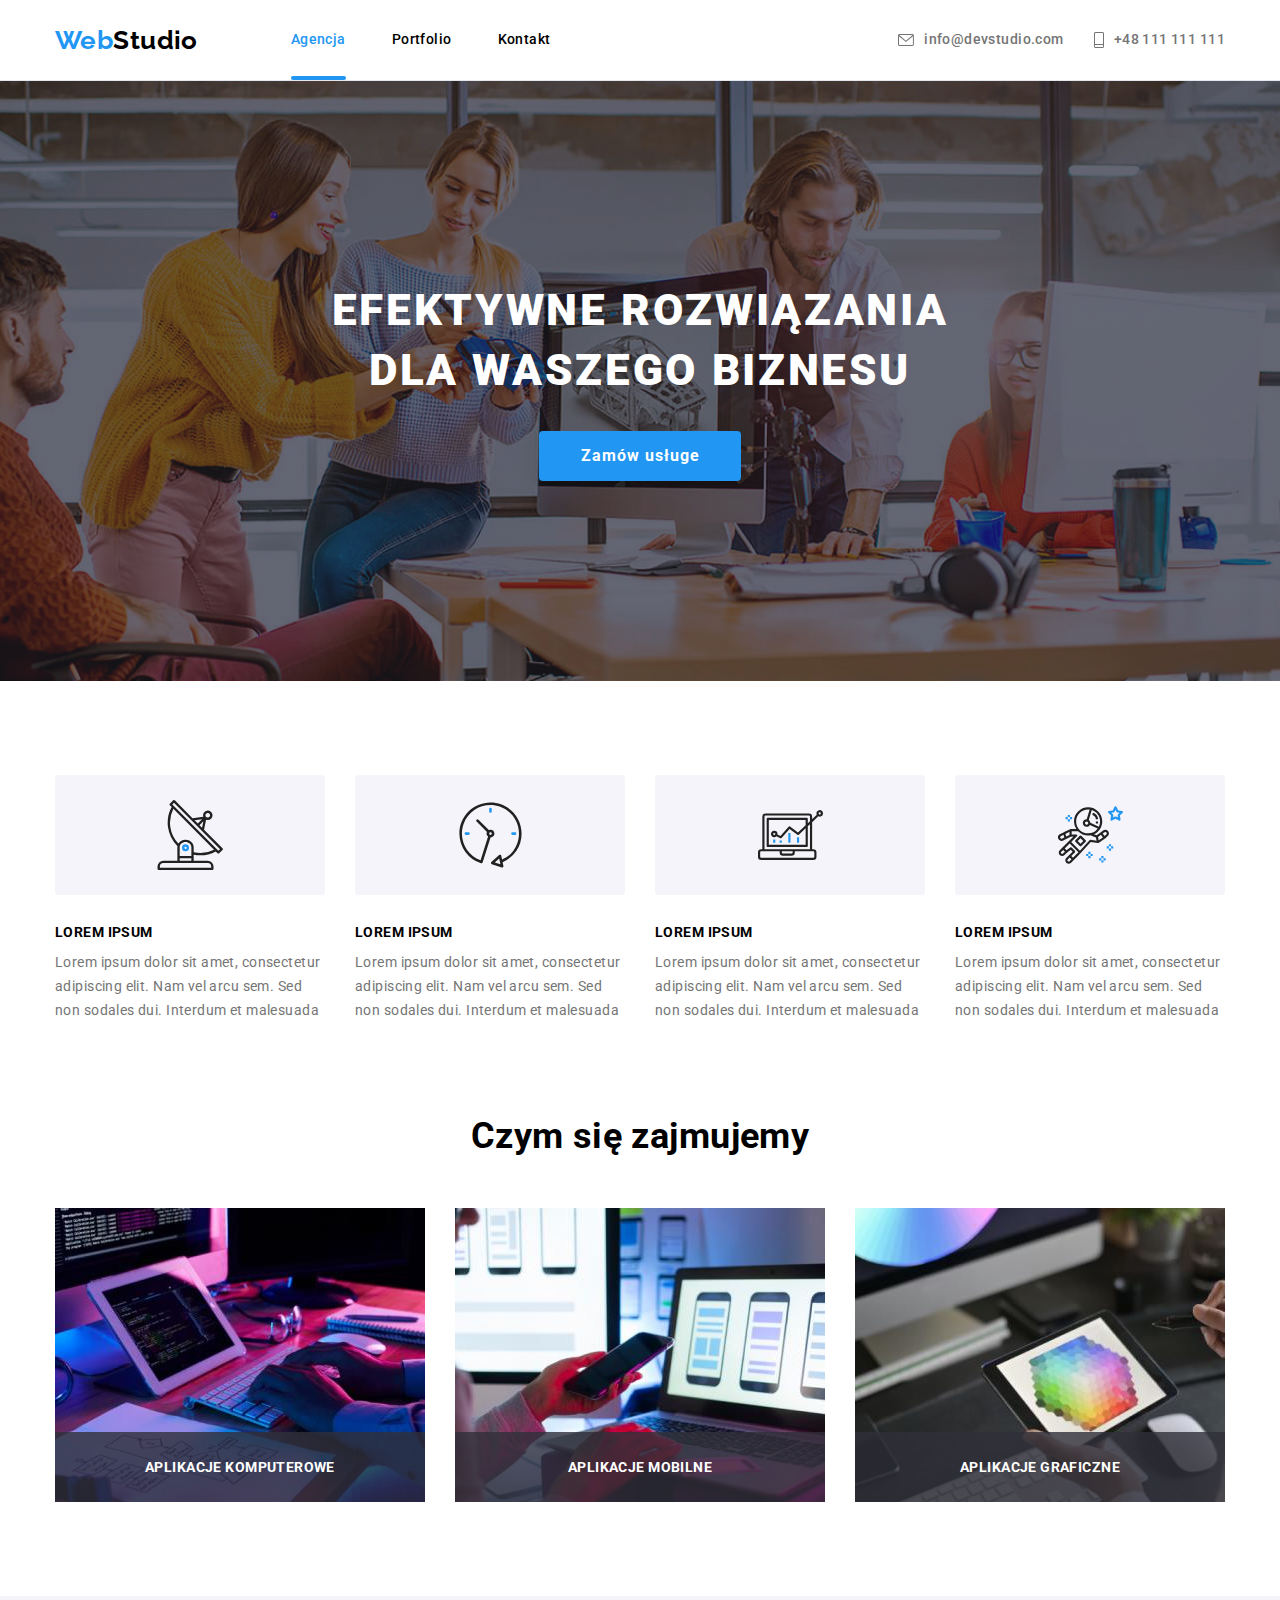
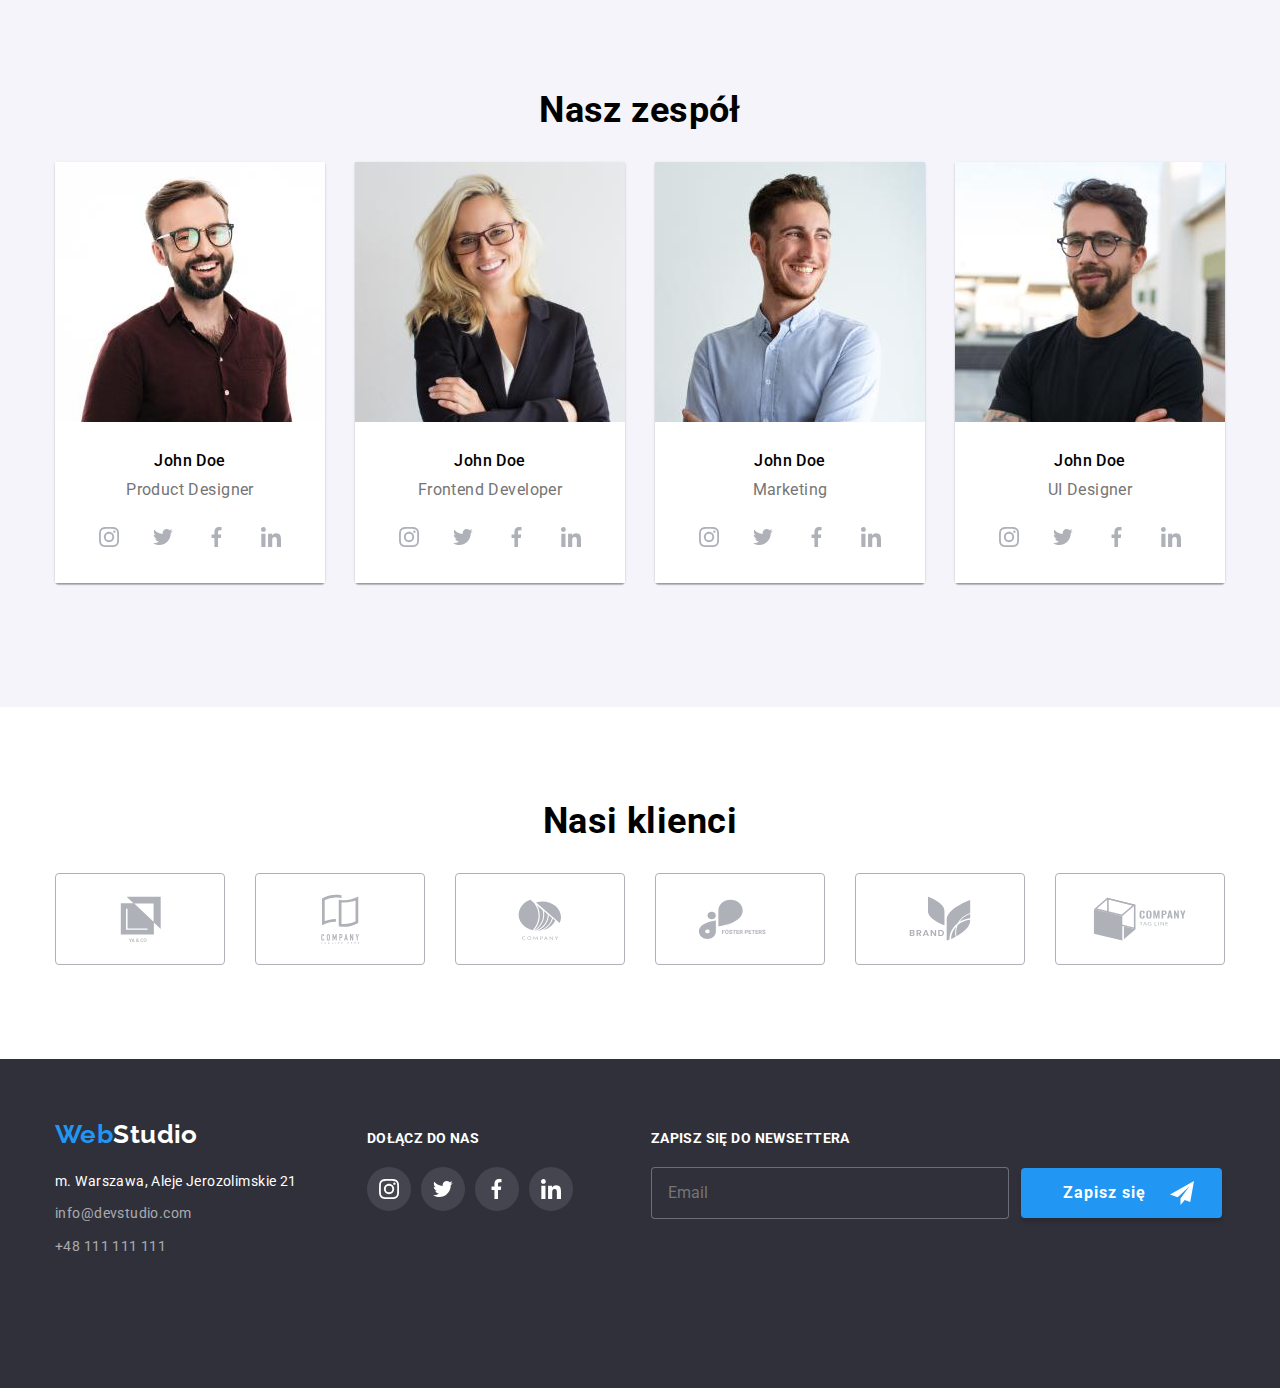
<file: index.html>
<!DOCTYPE html>
<html lang="en">
    <head>
        <meta charset="UTF-8" />
        <meta http-equiv="X-UA-Compatible" content="IE=edge" />
        <meta name="viewport" content="width=device-width, initial-scale=1.0" />
        <title>WebStudio</title>
        <link
            rel="stylesheet"
            href="https://cdnjs.cloudflare.com/ajax/libs/modern-normalize/1.0.0/modern-normalize.min.css"
        />
        <link rel="stylesheet" href="./css/main.min.css" />
        <link rel="preconnect" href="https://fonts.googleapis.com" />
        <link rel="preconnect" href="https://fonts.gstatic.com" crossorigin />
        <link
            href="https://fonts.googleapis.com/css2?family=Raleway:wght@700&family=Roboto:wght@400;500;700;900&display=swap"
            rel="stylesheet"
        />
        <meta name="viewport" content="width=device-width, initial-scale=1.0" />
    </head>
    <body>
        <header>
            <section class="page-menu">
                <div class="container">
                    <ul class="logo-grid">
                        <li class="logo-grid__item">
                            <a class="logo-grid__link" href="index.html"
                                ><span class="logo-grid__text">Web</span>Studio</a
                            >
                            <nav class="nav">
                                <button type="button" class="nav__btn js-open-menu">
                                    <svg class="icon nav__icon" height="40" width="40">
                                        <use href="./images/icons.svg#menu"></use>
                                    </svg>
                                </button>
                                <ul class="nav-grid">
                                    <li class="nav-grid__item">
                                        <a class="nav-grid__link active" href="index.html"
                                            >Agencja</a
                                        >
                                    </li>
                                    <li class="nav-grid__item">
                                        <a class="nav-grid__link" href="portfolio.html"
                                            >Portfolio</a
                                        >
                                    </li>
                                    <li class="nav-grid__item">
                                        <a class="nav-grid__link" href="#">Kontakt</a>
                                    </li>
                                </ul>
                            </nav>
                        </li>
                        <li class="logo-grid__item">
                            <ul class="contacts">
                                <li class="contacts__item">
                                    <a class="contacts__link" href="mailto:info@devstudio.com">
                                        <svg class="icon contacts__icon" width="16" height="12">
                                            <use href="./images/icons.svg#message"></use>
                                        </svg>

                                        info@devstudio.com</a
                                    >
                                </li>
                                <li class="contacts__item">
                                    <a class="contacts__link" href="tel:+48111111111">
                                        <svg class="icon contacts__icon" width="10" height="16">
                                            <use href="./images/icons.svg#phone"></use>
                                        </svg>
                                        +48 111 111 111</a
                                    >
                                </li>
                            </ul>
                        </li>
                    </ul>
                </div>
            </section>
        </header>
        <main>
            <section class="page-baner">
                <div class="container page-baner__container">
                    <h1 class="page-baner__title">EFEKTYWNE ROZWIĄZANIA DLA WASZEGO BIZNESU</h1>
                    <button data-modal-open type="button" class="page-baner__btn">
                        Zamów usługe
                    </button>
                </div>
            </section>
            <section class="description">
                <div class="container description__box">
                    <ul class="description__grid">
                        <li class="description__item">
                            <div class="description__container">
                                <svg class="icon description__icon" width="70" height="70">
                                    <use href="./images/icons.svg#antenna"></use>
                                </svg>
                            </div>
                            <h3 class="description__title">LOREM IPSUM</h3>
                            <p class="description__text">
                                Lorem ipsum dolor sit amet, consectetur adipiscing elit. Nam vel
                                arcu sem. Sed non sodales dui. Interdum et malesuada
                            </p>
                        </li>
                        <li class="description__item">
                            <div class="description__container">
                                <svg class="icon descriprion_icon" width="65" height="70">
                                    <use href="./images/icons.svg#clock"></use>
                                </svg>
                            </div>
                            <h3 class="description__title">LOREM IPSUM</h3>
                            <p class="description__text">
                                Lorem ipsum dolor sit amet, consectetur adipiscing elit. Nam vel
                                arcu sem. Sed non sodales dui. Interdum et malesuada
                            </p>
                        </li>
                        <li class="description__item">
                            <div class="description__container">
                                <svg class="icon description__icon" width="65" height="70">
                                    <use href="./images/icons.svg#diagram"></use>
                                </svg>
                            </div>
                            <h3 class="description__title">LOREM IPSUM</h3>
                            <p class="description__text">
                                Lorem ipsum dolor sit amet, consectetur adipiscing elit. Nam vel
                                arcu sem. Sed non sodales dui. Interdum et malesuada
                            </p>
                        </li>
                        <li class="description__item">
                            <div class="description__container">
                                <svg class="icon description__icon" width="65" height="70">
                                    <use href="./images/icons.svg#astronaut"></use>
                                </svg>
                            </div>
                            <h3 class="description__title">LOREM IPSUM</h3>
                            <p class="description__text">
                                Lorem ipsum dolor sit amet, consectetur adipiscing elit. Nam vel
                                arcu sem. Sed non sodales dui. Interdum et malesuada
                            </p>
                        </li>
                    </ul>
                </div>
                <div class="job">
                    <div class="container">
                        <h2 class="job__title">Czym się zajmujemy</h2>
                        <ul class="job__grid">
                            <li class="job__item">
                                <figure class="job__image-container">
                                    <div class="job__label">aplikacje komputerowe</div>

                                    <img
                                        class="job_image"
                                        src="./images/img1.jpg"
                                        alt="programer working his desk office"
                                        width="370"
                                        height="294"
                                        srcset="./images/img1.jpg 1x, ./images/img1@2x.jpg 2x"
                                    />
                                </figure>
                            </li>
                            <li class="job__item">
                                <figure class="job__image-container">
                                    <div class="job__label">aplikacje Mobilne</div>

                                    <img
                                        class="job__image"
                                        src="./images/img2.jpg"
                                        alt="web ui designers are developing application smartphones team creators is working interface mobile phones"
                                        width="370"
                                        height="294"
                                        srcset="./images/img2.jpg 1x, ./images/img2@2x.jpg 2x"
                                    />
                                </figure>
                            </li>
                            <li class="job__item">
                                <figure class="job__image-container">
                                    <div class="job__label">aplikacje graficzne</div>
                                    <img
                                        class="job__image"
                                        src="./images/img3.jpg"
                                        alt="creative artist web design with working colour selection graphic tablet"
                                        width="370"
                                        height="294"
                                        srcset="./images/img3.jpg 1x, ./images/img3@2x.jpg 2x"
                                    />
                                </figure>
                            </li>
                        </ul>
                    </div>
                </div>
            </section>
            <section class="team">
                <div class="container">
                    <h2 class="team__title">Nasz zespół</h2>
                    <ul class="team__grid">
                        <li class="team__item">
                            <figure class="team__image-container">
                                <picture>
                                    <source
                                        srcset="
                                            ./images/tablet/productdesigner.jpg    1x,
                                            ./images/tablet/productdesigner@2x.jpg 2x
                                        "
                                        media="(min-width:768px) and (max-width:1199px)"
                                    />
                                    <source
                                        srcset="
                                            ./images/mobile/productdesigner.jpg    1x,
                                            ./images/mobile/productdesigner@2x.jpg 2x
                                        "
                                        media="(max-width:767px)"
                                    />
                                    <source
                                        srcset="
                                            ./images/productdesigner.jpg    1x,
                                            ./images/productdesigner@2x.jpg 2x
                                        "
                                        media="(min-width:1200px)"
                                    />
                                    <img
                                        class="team__image"
                                        src="./images/productdesigner.jpg"
                                        alt="Jonh Doe"
                                    />
                                </picture>
                                <figcaption class="team__image-label">
                                    <p class="team__image-name">John Doe</p>
                                    <p class="team__image-title">Product Designer</p>
                                    <ul class="team-media">
                                        <li class="team-media__item">
                                            <a
                                                class="team-media__link"
                                                href="https://www.instagram.com/"
                                            >
                                                <svg
                                                    class="icon team-media__icon"
                                                    width="20"
                                                    height="20"
                                                >
                                                    <use href="./images/icons.svg#instagram"></use>
                                                </svg>
                                            </a>
                                        </li>
                                        <li class="team-media__item">
                                            <a
                                                class="team-media__link"
                                                href="https://www.twitter.com/"
                                            >
                                                <svg
                                                    class="icon team-media__icon"
                                                    width="20"
                                                    height="20"
                                                >
                                                    <use href="./images/icons.svg#twitter"></use>
                                                </svg>
                                            </a>
                                        </li>
                                        <li class="team-media__item">
                                            <a
                                                class="team-media__link"
                                                href="https://www.facebook.com/"
                                            >
                                                <svg
                                                    class="icon team-media__icon"
                                                    width="20"
                                                    height="20"
                                                >
                                                    <use href="./images/icons.svg#facebook"></use>
                                                </svg>
                                            </a>
                                        </li>

                                        <li class="team-media__item">
                                            <a
                                                class="team-media__link"
                                                href="https://pl.linkedin.com/"
                                            >
                                                <svg
                                                    class="icon team-media__icon"
                                                    width="20"
                                                    height="20"
                                                >
                                                    <use href="./images/icons.svg#linkedin"></use>
                                                </svg>
                                            </a>
                                        </li>
                                    </ul>
                                </figcaption>
                            </figure>
                        </li>
                        <li class="team__item">
                            <figure class="team__image-container">
                                <picture>
                                    <source
                                        srcset="
                                            ./images/tablet/frontend.jpg    1x,
                                            ./images/tablet/frontend@2x.jpg 2x
                                        "
                                        media="(min-width:768px) and (max-width:1199px)"
                                    />
                                    <source
                                        srcset="
                                            ./images/mobile/frontend.jpg    1x,
                                            ./images/mobile/frontend@2x.jpg 2x
                                        "
                                        media="(max-width:767px)"
                                    />
                                    <source
                                        srcset="
                                            ./images/frontend.jpg    1x,
                                            ./images/frontend@2x.jpg 2x
                                        "
                                        media="(min-width:1200px)"
                                    />
                                    <img
                                        class="team__image"
                                        src="./images/frontend.jpg"
                                        alt="Jonh Doe"
                                    />
                                </picture>
                                <figcaption class="team__image-label">
                                    <p class="team__image-name">John Doe</p>
                                    <p class="team__image-title">Frontend Developer</p>
                                    <ul class="team-media">
                                        <li class="team-media__item">
                                            <a
                                                class="team-media__link"
                                                href="https://www.instagram.com/"
                                            >
                                                <svg
                                                    class="icon team-media__icon"
                                                    width="20"
                                                    height="20"
                                                >
                                                    <use href="./images/icons.svg#instagram"></use>
                                                </svg>
                                            </a>
                                        </li>
                                        <li class="team-media__item">
                                            <a
                                                class="team-media__link"
                                                href="https://www.twitter.com/"
                                            >
                                                <svg
                                                    class="icon team-media__icon"
                                                    width="20"
                                                    height="20"
                                                >
                                                    <use href="./images/icons.svg#twitter"></use>
                                                </svg>
                                            </a>
                                        </li>
                                        <li class="team-media__item">
                                            <a
                                                class="team-media__link"
                                                href="https://www.facebook.com/"
                                            >
                                                <svg
                                                    class="icon team-media__icon"
                                                    width="20"
                                                    height="20"
                                                >
                                                    <use href="./images/icons.svg#facebook"></use>
                                                </svg>
                                            </a>
                                        </li>

                                        <li class="team-media__item">
                                            <a
                                                class="team-media__link"
                                                href="https://pl.linkedin.com/"
                                            >
                                                <svg
                                                    class="icon team-media__icon"
                                                    width="20"
                                                    height="20"
                                                >
                                                    <use href="./images/icons.svg#linkedin"></use>
                                                </svg>
                                            </a>
                                        </li>
                                    </ul>
                                </figcaption>
                            </figure>
                        </li>
                        <li class="team__item">
                            <figure class="team__image-container">
                                <picture>
                                    <source
                                        srcset="
                                            ./images/tablet/marketing.jpg    1x,
                                            ./images/tablet/marketing@2x.jpg 2x
                                        "
                                        media="(min-width:768px) and (max-width:1199px)"
                                    />
                                    <source
                                        srcset="
                                            ./images/mobile/marketing.jpg    1x,
                                            ./images/mobile/marketing@2x.jpg 2x
                                        "
                                        media="(max-width:767px)"
                                    />
                                    <source
                                        srcset="
                                            ./images/marketing.jpg    1x,
                                            ./images/marketing@2x.jpg 2x
                                        "
                                        media="(min-width:1200px)"
                                    />
                                    <img
                                        class="team__image"
                                        src="./images/marketing.jpg"
                                        alt="Jonh Doe"
                                    />
                                </picture>
                                <figcaption class="team__image-label">
                                    <p class="team__image-name">John Doe</p>
                                    <p class="team__image-title">Marketing</p>
                                    <ul class="team-media">
                                        <li class="team-media__item">
                                            <a
                                                class="team-media__link"
                                                href="https://www.instagram.com/"
                                            >
                                                <svg
                                                    class="icon team-media__icon"
                                                    width="20"
                                                    height="20"
                                                >
                                                    <use href="./images/icons.svg#instagram"></use>
                                                </svg>
                                            </a>
                                        </li>
                                        <li class="team-media__item">
                                            <a
                                                class="team-media__link"
                                                href="https://www.twitter.com/"
                                            >
                                                <svg
                                                    class="icon team-media__icon"
                                                    width="20"
                                                    height="20"
                                                >
                                                    <use href="./images/icons.svg#twitter"></use>
                                                </svg>
                                            </a>
                                        </li>
                                        <li class="team-media__item">
                                            <a
                                                class="team-media__link"
                                                href="https://www.facebook.com/"
                                            >
                                                <svg
                                                    class="icon team-media__icon"
                                                    width="20"
                                                    height="20"
                                                >
                                                    <use href="./images/icons.svg#facebook"></use>
                                                </svg>
                                            </a>
                                        </li>

                                        <li class="team-media__item">
                                            <a
                                                class="team-media__link"
                                                href="https://pl.linkedin.com/"
                                            >
                                                <svg
                                                    class="icon team-media__icon"
                                                    width="20"
                                                    height="20"
                                                >
                                                    <use href="./images/icons.svg#linkedin"></use>
                                                </svg>
                                            </a>
                                        </li>
                                    </ul>
                                </figcaption>
                            </figure>
                        </li>
                        <li class="team__item">
                            <figure class="team__image-container">
                                <picture>
                                    <source
                                        srcset="
                                            ./images/tablet/ui.jpg    1x,
                                            ./images/tablet/ui@2x.jpg 2x
                                        "
                                        media="(min-width:768px) and (max-width:1199px)"
                                    />
                                    <source
                                        srcset="
                                            ./images/mobile/ui.jpg    1x,
                                            ./images/mobile/ui@2x.jpg 2x
                                        "
                                        media="(max-width:767px)"
                                    />
                                    <source
                                        srcset="./images/ui.jpg 1x, ./images/ui@2x.jpg 2x"
                                        media="(min-width:1200px)"
                                    />
                                    <img class="team__image" src="./images/ui.jpg" alt="Jonh Doe" />
                                </picture>
                                <figcaption class="team__image-label">
                                    <p class="team__image-name">John Doe</p>
                                    <p class="team__image-title">UI Designer</p>
                                    <ul class="team-media">
                                        <li class="team-media__item">
                                            <a
                                                class="team-media__link"
                                                href="https://www.instagram.com/"
                                            >
                                                <svg
                                                    class="icon team-media__icon"
                                                    width="20"
                                                    height="20"
                                                >
                                                    <use href="./images/icons.svg#instagram"></use>
                                                </svg>
                                            </a>
                                        </li>
                                        <li class="team-media__item">
                                            <a
                                                class="team-media__link"
                                                href="https://www.twitter.com/"
                                            >
                                                <svg
                                                    class="icon team-media__icon"
                                                    width="20"
                                                    height="20"
                                                >
                                                    <use href="./images/icons.svg#twitter"></use>
                                                </svg>
                                            </a>
                                        </li>
                                        <li class="team-media__item">
                                            <a
                                                class="team-media__link"
                                                href="https://www.facebook.com/"
                                            >
                                                <svg
                                                    class="icon team-media__icon"
                                                    width="20"
                                                    height="20"
                                                >
                                                    <use href="./images/icons.svg#facebook"></use>
                                                </svg>
                                            </a>
                                        </li>

                                        <li class="team-media__item">
                                            <a
                                                class="team-media__link"
                                                href="https://pl.linkedin.com/"
                                            >
                                                <svg
                                                    class="icon team-media__icon"
                                                    width="20"
                                                    height="20"
                                                >
                                                    <use href="./images/icons.svg#linkedin"></use>
                                                </svg>
                                            </a>
                                        </li>
                                    </ul>
                                </figcaption>
                            </figure>
                        </li>
                    </ul>
                </div>
            </section>
            <section class="client">
                <h2 class="client__title">Nasi klienci</h2>
                <div class="container">
                    <ul class="client__grid">
                        <li class="client__item">
                            <svg class="icon client__icon" width="41" height="46.7">
                                <use href="./images/icons.svg#c1"></use>
                            </svg>
                        </li>
                        <li class="client__item">
                            <svg class="icon client__icon" width="40" height="50">
                                <use href="./images/icons.svg#c2"></use>
                            </svg>
                        </li>
                        <li class="client__item">
                            <svg class="icon client__icon" width="43.46" height="41.18">
                                <use href="./images/icons.svg#c3"></use>
                            </svg>
                        </li>
                        <li class="client__item">
                            <svg class="icon client__icon" width="84.44" height="40.62">
                                <use href="./images/icons.svg#c4"></use>
                            </svg>
                        </li>
                        <li class="client__item">
                            <svg class="icon client__icon" width="62.54" height="45.43">
                                <use href="./images/icons.svg#c5"></use>
                            </svg>
                        </li>
                        <li class="client__item">
                            <svg class="icon client__icon" width="93.79" height="43.93">
                                <use href="./images/icons.svg#c6"></use>
                            </svg>
                        </li>
                    </ul>
                </div>
            </section>
        </main>
        <footer class="footer">
            <div class="container footer__container">
                <div class="footer__contact">
                    <a class="footer__link" href="index.html"
                        ><span class="footer__backlight">Web</span>Studio</a
                    >
                    <address class="adress">
                        <p class="adress__label">m. Warszawa, Aleje Jerozolimskie 21</p>
                        <a class="adress__link adress__link--email" href="mailto:info@devstudio.com"
                            >info@devstudio.com</a
                        >
                        <a class="adress__link" href="tel:+48111111111">+48 111 111 111</a>
                    </address>
                </div>
                <div class="container footer-media">
                    <h4 class="footer-media__title">Dołącz do nas</h4>
                    <ul class="footer-media__grid">
                        <li class="footer-media__item">
                            <a class="footer-media__link" href="https://www.instagram.com/">
                                <svg class="icon footer-media__icon" width="20" height="20">
                                    <use href="./images/icons.svg#instagram"></use>
                                </svg>
                            </a>
                        </li>
                        <li class="footer-media__item">
                            <a class="footer-media__link" href="https://www.twitter.com/">
                                <svg class="icon footer-media__icon" width="20" height="20">
                                    <use href="./images/icons.svg#twitter"></use>
                                </svg>
                            </a>
                        </li>
                        <li class="footer-media__item">
                            <a class="footer-media__link" href="https://www.facebook.com/">
                                <svg class="icon footer-media__icon" width="20" height="20">
                                    <use href="./images/icons.svg#facebook"></use>
                                </svg>
                            </a>
                        </li>
                        <li class="footer-media__item">
                            <a class="footer-media__link" href="https://pl.linkedin.com/">
                                <svg class="icon footer-media__icon" width="20" height="20">
                                    <use href="./images/icons.svg#linkedin"></use>
                                </svg>
                            </a>
                        </li>
                    </ul>
                </div>
                <div class="container footer-newsletter">
                    <form class="footer-newsletter__form" name="newsletter">
                        <label class="footer-newsletter__label" for="newsletter-email">
                            <span class="footer-newsletter__title">Zapisz się do newsettera</span>
                            <input
                                class="footer-newsletter__input"
                                name="newsletter-email"
                                id="newsletter-email"
                                type="email"
                                placeholder="Email"
                            />
                        </label>
                        <button type="submit" class="footer-newsletter__btn">
                            Zapisz się<svg
                                class="icon footer-newsletter__icon"
                                width="24"
                                height="24"
                            >
                                <use href="./images/icons.svg#send"></use>
                            </svg>
                        </button>
                    </form>
                </div>
            </div>
        </footer>
        <div data-modal class="modal is-hidden">
            <div class="modal__box">
                <button data-modal-close class="modal__btn" type="button">
                    <svg class="icon modal__icon" width="18" height="18">
                        <use href="./images/icons.svg#close"></use>
                    </svg>
                </button>
                <form class="services">
                    <div class="services__container" role="group" aria-labelledby="services">
                        <p id="services" class="services__title">
                            Zostaw swoje dane w formularzu poniżej
                        </p>
                        <label class="services__label">
                            <span class="services__description">Imie</span>
                            <svg class="icon services__icon" width="18" height="18">
                                <use href="./images/icons.svg#form-person"></use>
                            </svg>
                            <input
                                type="text"
                                name="services-info-name"
                                required
                                class="services__input"
                            />
                        </label>

                        <label class="services__label">
                            <span class="services__description">Telefon</span>
                            <svg class="icon services__icon" width="18" height="18">
                                <use href="./images/icons.svg#form-phone"></use>
                            </svg>
                            <input
                                type="tel"
                                name="services-info-phone"
                                required
                                class="services__input"
                            />
                        </label>
                        <label class="services__label">
                            <span class="services__description">Email</span>
                            <svg class="icon services__icon" width="18" height="18">
                                <use href="./images/icons.svg#form-email"></use>
                            </svg>
                            <input
                                type="email"
                                name="services-info-name"
                                required
                                class="services__input"
                            />
                        </label>
                        <label class="services__label">
                            <span class="services__com">Komentarz</span>
                            <textarea
                                class="services__comment"
                                name="services-info-comment"
                                placeholder="Wprowadź tekst"
                            ></textarea>
                        </label>
                    </div>
                    <div class="rules">
                        <label class="rules__label">
                            <input
                                class="rules__input"
                                type="checkbox"
                                name="rules"
                                value="accept"
                            />
                            <svg
                                class="icon rules__icon rules__icon--vector"
                                width="16"
                                height="15"
                            >
                                <use href="./images/icons.svg#vector"></use>
                            </svg>
                            <svg class="icon rules__icon rules__icon--check" width="16" height="15">
                                <use href="./images/icons.svg#check"></use>
                            </svg>
                            <span class="rules__description">
                                Oświadczam iż akceptuję
                                <a
                                    href="https://pl.wikipedia.org/wiki/Regulamin"
                                    class="rules__link"
                                    target="_blank"
                                    >Regulamin</a
                                >
                                i
                                <a
                                    href="https://pl.wikipedia.org/wiki/Polityka_prywatno%C5%9Bci"
                                    class="rules__link"
                                    target="_blank"
                                    >Politykę Prywatności.</a
                                >
                            </span>
                        </label>
                    </div>
                    <button class="services__btn" type="submit">Wyślij</button>
                </form>
            </div>
        </div>
        <div class="menu-mobile js-menu-container" id="mobile-menu">
            <div class="container menu-mobile__container">
                <button type="button" class="menu-mobile__btn js-close-menu">
                    <svg class="icon menu-mobile__icon" height="30" width="30">
                        <use href="./images/icons.svg#close"></use>
                    </svg>
                </button>
                <ul class="menu-mobile__grid">
                    <li class="menu-mobile__item">
                        <a class="menu-mobile__link menu-mobile__link--active" href="./index.html"
                            >Agencja</a
                        >
                    </li>
                    <li class="menu-mobile__item">
                        <a class="menu-mobile__link" href="./portfolio.html">Porftolio</a>
                    </li>
                    <li class="menu-mobile__item">
                        <a class="menu-mobile__link" href="">Kontakt</a>
                    </li>
                    <li class="menu-mobile__item">
                        <a class="menu-mobile__link" href="tel:+48111111111">+48 111 111 111</a>
                    </li>
                    <li class="menu-mobile__item">
                        <a class="menu-mobile__link" href="mailto:info@devstudio.com"
                            >+info@devstudio.com</a
                        >
                    </li>
                    <li class="menu-mobile__item">
                        <div class="menu-mobile__media_container">
                            <a
                                class="menu-mobile__link menu-mobile__link--media"
                                href="https://www.instagram.com/"
                                >Instagram</a
                            >
                            <a
                                class="menu-mobile__link menu-mobile__link--media"
                                href="https://www.twitter.com/"
                                >Twitter</a
                            >
                            <a
                                class="menu-mobile__link menu-mobile__link--media"
                                href="https://www.facebook.com/"
                                >Facebook</a
                            >
                            <a
                                class="menu-mobile__link menu-mobile__link--media"
                                href="https://www.linkedin.com/"
                                >linkedin</a
                            >
                        </div>
                    </li>
                </ul>
            </div>
        </div>
        <script src="./modal.js"></script>
        <script src="./mobile-menu.js"></script>
    </body>
</html>
</file>
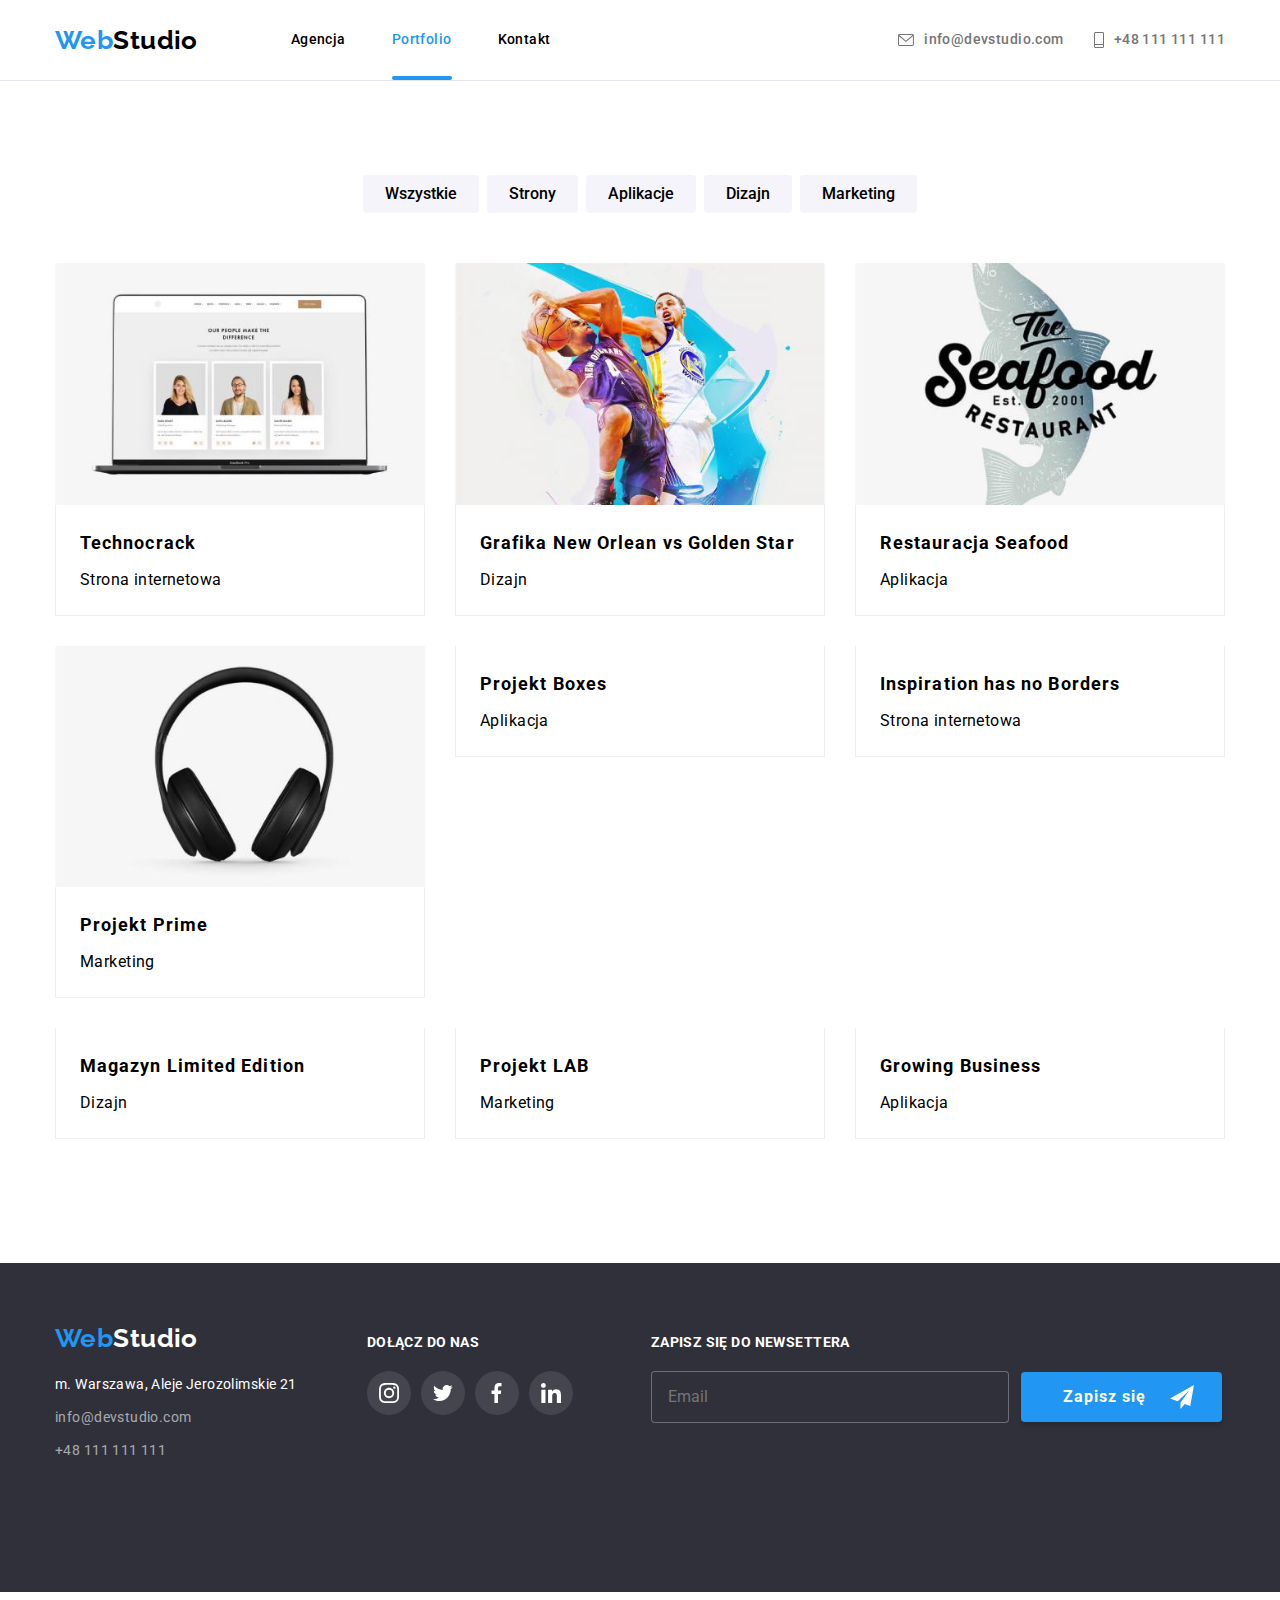
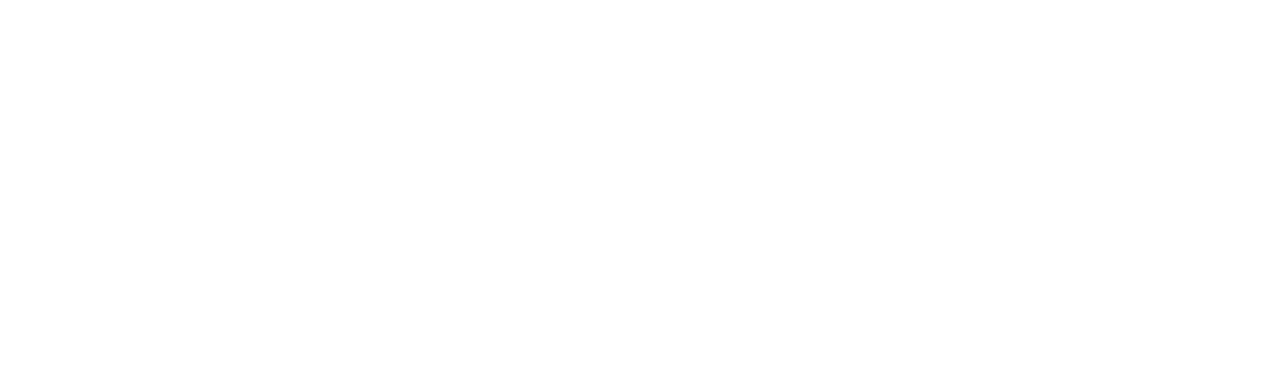
<file: portfolio.html>
<!DOCTYPE html>
<html lang="en">
    <head>
        <meta charset="UTF-8" />
        <meta http-equiv="X-UA-Compatible" content="IE=edge" />
        <meta name="viewport" content="width=device-width, initial-scale=1.0" />
         <title>WebStudio</title>
        <link
            rel="stylesheet"
            href="https://cdnjs.cloudflare.com/ajax/libs/modern-normalize/1.0.0/modern-normalize.min.css"
        />
        <link rel="stylesheet" href="./css/main.min.css" />
        <link rel="preconnect" href="https://fonts.googleapis.com" />
        <link rel="preconnect" href="https://fonts.gstatic.com" crossorigin />
        <link
            href="https://fonts.googleapis.com/css2?family=Raleway:wght@700&family=Roboto:wght@400;500;700;900&display=swap"
            rel="stylesheet"
        />
        <meta name="viewport" content="width=device-width, initial-scale=1.0" />
    </head>
    <body>
        <header>
            <section class="page-menu">
                <div class="container">
                    <ul class="logo-grid">
                        <li class="logo-grid__item">
                            <a class="logo-grid__link" href="index.html"
                                ><span class="logo-grid__text">Web</span>Studio</a
                            >
                            <nav class="nav">
                                <button
                                    type="button"
                                    class="nav__btn js-open-menu"
                                    aria-expanded="false"
                                    aria-controls="mobile-menu"
                                >
                                    <svg class="icon nav__icon" height="40" width="40">
                                        <use href="./images/icons.svg#menu"></use>
                                    </svg>
                                </button>
                                <ul class="nav-grid">
                                    <li class="nav-grid__item">
                                        <a class="nav-grid__link" href="index.html">Agencja</a>
                                    </li>
                                    <li class="nav-grid__item">
                                        <a class="nav-grid__link active" href="portfolio.html"
                                            >Portfolio</a
                                        >
                                    </li>
                                    <li class="nav-grid__item">
                                        <a class="nav-grid__link" href="#">Kontakt</a>
                                    </li>
                                </ul>
                            </nav>
                        </li>
                        <li class="logo-grid__item">
                            <ul class="contacts">
                                <li class="contacts__item">
                                    <a class="contacts__link" href="mailto:info@devstudio.com">
                                        <svg class="icon contacts__icon" width="16" height="12">
                                            <use href="./images/icons.svg#message"></use>
                                        </svg>

                                        info@devstudio.com</a
                                    >
                                </li>
                                <li class="contacts__item">
                                    <a class="contacts__link" href="tel:+48111111111">
                                        <svg class="icon contacts__icon" width="10" height="16">
                                            <use href="./images/icons.svg#phone"></use>
                                        </svg>
                                        +48 111 111 111</a
                                    >
                                </li>
                            </ul>
                        </li>
                    </ul>
                </div>
            </section>
        </header>
        <main>
            <section class="portfolio">
                <div class="container">
                    <ul class="filters">
                        <li class="filters__item">
                            <button class="filters__btn filters__btn--first" type="button">
                                Wszystkie
                            </button>
                        </li>
                        <li class="filters__item">
                            <button class="filters__btn filters__btn--second" type="button">
                                Strony
                            </button>
                        </li>
                        <li class="filters__item">
                            <button class="filters__btn filters__btn--third" type="button">
                                Aplikacje
                            </button>
                        </li>
                        <li class="filters__item">
                            <button class="filters__btn filters__btn--fourth" type="button">
                                Dizajn
                            </button>
                        </li>
                        <li class="filters__item">
                            <button class="filters__btn filters__btn--fifth" type="button">
                                Marketing
                            </button>
                        </li>
                    </ul>
                </div>
                <div class="container">
                    <ul class="photo">
                        <li class="photo__item">
                            <figure class="photo__image-container">
                                <div class="photo__box">
                                    <picture>
                                        <source
                                            srcset="
                                                ./images/tablet/laptop.jpg    1x,
                                                ./images/tablet/laptop@2x.jpg 2x
                                            "
                                            media="(min-width:768px) and (max-width:1199px)"
                                        />
                                        <source
                                            srcset="
                                                ./images/mobile/laptop.jpg    1x,
                                                ./images/mobile/laptop@2x.jpg 2x
                                            "
                                            media=" (max-width:767px)"
                                        />
                                        <source
                                            srcset="
                                                ./images/laptop.jpg    1x,
                                                ./images/laptop@2x.jpg 2x
                                            "
                                            media=" (min-width:1200px)"
                                        />
                                        <img
                                            class="photo__image"
                                            src="./images/laptop.jpg"
                                            alt="Laptop with Technnocrack website"
                                        />
                                    </picture>
                                    <div class="overlay">
                                        <p class="overlay__label">
                                            Technocrack jest popularną platformą wykorzystywaną do
                                            rozpowszechniania koronawirusa. Firmy wykorzystują tę
                                            platformę do celów szpiegowskich i ataków na
                                            niezabezpieczone serwery konkurencji
                                        </p>
                                    </div>
                                </div>
                                <figcaption class="photo__label photo__label--first">
                                    <p class="photo__title">Technocrack</p>
                                    <p class="photo__description">Strona internetowa</p>
                                </figcaption>
                            </figure>
                        </li>
                        <li class="photo__item">
                            <figure class="photo__image-container">
                                <div class="photo__box">
                                    <picture>
                                        <source
                                            srcset="
                                                ./images/tablet/goldenstar.jpg    1x,
                                                ./images/tablet/goldenstar@2x.jpg 2x
                                            "
                                            media="(min-width:768px) and (max-width:1199px)"
                                        />
                                        <source
                                            srcset="
                                                ./images/mobile/goldenstar.jpg    1x,
                                                ./images/mobile/goldenstar@2x.jpg 2x
                                            "
                                            media=" (max-width:767px)"
                                        />
                                        <source
                                            srcset="
                                                ./images/goldenstar.jpg    1x,
                                                ./images/goldenstar@2x.jpg 2x
                                            "
                                            media=" (min-width:1200px)"
                                        />
                                        <img
                                            class="photo__image"
                                            src="./images/goldenstar.jpg"
                                            alt="Poster promoting the basketball match between New Orlean vs Golden Star"
                                        />
                                    </picture>
                                    <div class="overlay">
                                        <p class="overlay__label">
                                            Technocrack jest popularną platformą wykorzystywaną do
                                            rozpowszechniania koronawirusa. Firmy wykorzystują tę
                                            platformę do celów szpiegowskich i ataków na
                                            niezabezpieczone serwery konkurencji
                                        </p>
                                    </div>
                                </div>
                                <figcaption class="photo__label">
                                    <p class="photo__title">Grafika New Orlean vs Golden Star</p>
                                    <p class="photo__description">Dizajn</p>
                                </figcaption>
                            </figure>
                        </li>
                        <li class="photo__item">
                            <figure class="photo__image-container">
                                <div class="photo__box">
                                    <picture>
                                        <source
                                            srcset="
                                                ./images/tablet/restaurant.jpg    1x,
                                                ./images/tablet/restaurant@2x.jpg 2x
                                            "
                                            media="(min-width:768px) and (max-width:1199px)"
                                        />
                                        <source
                                            srcset="
                                                ./images/mobile/restaurant.jpg    1x,
                                                ./images/mobile/restaurant@2x.jpg 2x
                                            "
                                            media=" (max-width:767px)"
                                        />
                                        <source
                                            srcset="
                                                ./images/restaurant.jpg    1x,
                                                ./images/restaurant@2x.jpg 2x
                                            "
                                            media=" (min-width:1200px)"
                                        />
                                        <img
                                            class="photo__image"
                                            src="./images/restaurant.jpg"
                                            alt="The Seafood logo"
                                        />
                                    </picture>
                                    <div class="overlay">
                                        <p class="overlay__label">
                                            Technocrack jest popularną platformą wykorzystywaną do
                                            rozpowszechniania koronawirusa. Firmy wykorzystują tę
                                            platformę do celów szpiegowskich i ataków na
                                            niezabezpieczone serwery konkurencji
                                        </p>
                                    </div>
                                </div>
                                <figcaption class="photo__label">
                                    <p class="photo__title">Restauracja Seafood</p>
                                    <p class="photo__description">Aplikacja</p>
                                </figcaption>
                            </figure>
                        </li>
                        <li class="photo__item">
                            <figure class="photo__image-container">
                                <div class="photo__box">
                                    <picture>
                                        <source
                                            srcset="
                                                ./images/tablet/headset.jpg    1x,
                                                ./images/tablet/headset@2x.jpg 2x
                                            "
                                            media="(min-width:768px) and (max-width:1199px)"
                                        />
                                        <source
                                            srcset="
                                                ./images/mobile/headset.jpg    1x,
                                                ./images/mobile/headset@2x.jpg 2x
                                            "
                                            media=" (max-width:767px)"
                                        />
                                        <source
                                            srcset="
                                                ./images/headset.jpg    1x,
                                                ./images/headset@2x.jpg 2x
                                            "
                                            media=" (min-width:1200px)"
                                        />
                                        <img
                                            class="photo__image"
                                            src="./images/headset.jpg"
                                            alt="black headset"
                                        />
                                    </picture>
                                    <div class="overlay">
                                        <p class="overlay__label">
                                            Technocrack jest popularną platformą wykorzystywaną do
                                            rozpowszechniania koronawirusa. Firmy wykorzystują tę
                                            platformę do celów szpiegowskich i ataków na
                                            niezabezpieczone serwery konkurencji
                                        </p>
                                    </div>
                                </div>
                                <figcaption class="photo__label">
                                    <p class="photo__title">Projekt Prime</p>
                                    <p class="photo__description">Marketing</p>
                                </figcaption>
                            </figure>
                        </li>
                        <li class="photo__item">
                            <figure class="photo__image-container">
                                <div class="photo__box">
                                    <picture>
                                        <source
                                            srcset="
                                                ./images/tablet/boxes.jpg    1x,
                                                ./images/tablet/boxes@2x.jpg 2x
                                            "
                                            media="(min-width:768px) and (max-width:1199px)"
                                        />
                                        <source
                                            srcset="
                                                ./images/mobile/boxes.jpg    1x,
                                                ./images/mobile/boxes@2x.jpg 2x
                                            "
                                            media=" (max-width:767px)"
                                        />
                                        <source
                                            srcset="./images/boxes.jpg 1x, ./images/boxes@2x.jpg 2x"
                                            media=" (min-width:1200px)"
                                        />
                                        <img
                                            class="photo__image"
                                            src="./images/boxes.jpg"
                                            alt="Two boxes. One white, second brown"
                                        />
                                    </picture>
                                    <div class="overlay">
                                        <p class="overlay__label">
                                            Technocrack jest popularną platformą wykorzystywaną do
                                            rozpowszechniania koronawirusa. Firmy wykorzystują tę
                                            platformę do celów szpiegowskich i ataków na
                                            niezabezpieczone serwery konkurencji
                                        </p>
                                    </div>
                                </div>
                                <figcaption class="photo__label">
                                    <p class="photo__title">Projekt Boxes</p>
                                    <p class="photo__description">Aplikacja</p>
                                </figcaption>
                            </figure>
                        </li>
                        <li class="photo__item">
                            <figure class="photo__image-container">
                                <div class="photo__box">
                                    <picture>
                                        <source
                                            srcset="
                                                ./images/tablet/monitor.jpg    1x,
                                                ./images/tablet/monitor@2x.jpg 2x
                                            "
                                            media="(min-width:768px) and (max-width:1199px)"
                                        />
                                        <source
                                            srcset="
                                                ./images/mobile/monitor.jpg    1x,
                                                ./images/mobile/monitor@2x.jpg 2x
                                            "
                                            media=" (max-width:767px)"
                                        />
                                        <source
                                            srcset="
                                                ./images/monitor.jpg    1x,
                                                ./images/monitor@2x.jpg 2x
                                            "
                                            media=" (min-width:1200px)"
                                        />
                                        <img
                                            class="photo__image"
                                            src="./images/monitor.jpg"
                                            alt="Monitorn. Display show website about Inspiration"
                                        />
                                    </picture>
                                    <div class="overlay">
                                        <p class="overlay__label">
                                            Technocrack jest popularną platformą wykorzystywaną do
                                            rozpowszechniania koronawirusa. Firmy wykorzystują tę
                                            platformę do celów szpiegowskich i ataków na
                                            niezabezpieczone serwery konkurencji
                                        </p>
                                    </div>
                                </div>
                                <figcaption class="photo__label">
                                    <p class="photo__title">Inspiration has no Borders</p>
                                    <p class="photo__description">Strona internetowa</p>
                                </figcaption>
                            </figure>
                        </li>
                        <li class="photo__item">
                            <figure class="photo__image-container">
                                <div class="photo__box">
                                    <picture>
                                        <source
                                            srcset="
                                                ./images/tablet/book.jpg    1x,
                                                ./images/tablet/book@2x.jpg 2x
                                            "
                                            media="(min-width:768px) and (max-width:1199px)"
                                        />
                                        <source
                                            srcset="./images/book.jpg 1x, ./images/book@2x.jpg 2x"
                                            media=" (min-width:1200px)"
                                        />
                                        <source
                                            srcset="
                                                ./images/mobile/book.jpg    1x,
                                                ./images/mobile/book@2x.jpg 2x
                                            "
                                            media=" (max-width:767px)"
                                        />
                                        <img
                                            class="photo__image"
                                            src="./images/book.jpg"
                                            alt="Limited edition magazine"
                                        />
                                    </picture>
                                    <div class="overlay">
                                        <p class="overlay__label">
                                            Technocrack jest popularną platformą wykorzystywaną do
                                            rozpowszechniania koronawirusa. Firmy wykorzystują tę
                                            platformę do celów szpiegowskich i ataków na
                                            niezabezpieczone serwery konkurencji
                                        </p>
                                    </div>
                                </div>
                                <figcaption class="photo__label">
                                    <p class="photo__title">Magazyn Limited Edition</p>
                                    <p class="photo__description">Dizajn</p>
                                </figcaption>
                            </figure>
                        </li>
                        <li class="photo__item">
                            <figure class="photo__image-container">
                                <div class="photo__box">
                                    <picture>
                                        <source
                                            srcset="
                                                ./images/tablet/label.jpg    1x,
                                                ./images/tablet/label@2x.jpg 2x
                                            "
                                            media="(min-width:768px) and (max-width:1199px)"
                                        />
                                        <source
                                            srcset="
                                                ./images/mobile/label.jpg    1x,
                                                ./images/mobile/label@2x.jpg 2x
                                            "
                                            media=" (max-width:767px)"
                                        />
                                        <source
                                            srcset="./images/label.jpg 1x, ./images/label@2x.jpg 2x"
                                            media=" (min-width:1200px)"
                                        />
                                        <img
                                            class="photo__image"
                                            src="./images/label.jpg"
                                            alt="Label"
                                        />
                                    </picture>
                                    <div class="overlay">
                                        <p class="overlay__label">
                                            Technocrack jest popularną platformą wykorzystywaną do
                                            rozpowszechniania koronawirusa. Firmy wykorzystują tę
                                            platformę do celów szpiegowskich i ataków na
                                            niezabezpieczone serwery konkurencji
                                        </p>
                                    </div>
                                </div>
                                <figcaption class="photo__label">
                                    <p class="photo__title">Projekt LAB</p>
                                    <p class="photo__description">Marketing</p>
                                </figcaption>
                            </figure>
                        </li>
                        <li class="photo__item">
                            <figure class="photo__image-container">
                                <div class="photo__box">
                                    <picture>
                                        <source
                                            srcset="
                                                ./images/tablet/laptop2.jpg    1x,
                                                ./images/tablet/laptop2@2x.jpg 2x
                                            "
                                            media="(min-width:768px) and (max-width:1199px)"
                                        />
                                        <source
                                            srcset="
                                                ./images/mobile/laptop2.jpg    1x,
                                                ./images/mobile/laptop2@2x.jpg 2x
                                            "
                                            media=" (max-width:767px)"
                                        />
                                        <source
                                            srcset="
                                                ./images/laptop2.jpg    1x,
                                                ./images/laptop2@2x.jpg 2x
                                            "
                                            media=" (min-width:1200px)"
                                        />
                                        <img
                                            class="photo__image"
                                            src="./images/laptop2.jpg"
                                            alt="Someone creating a owm business"
                                        />
                                    </picture>
                                    <div class="overlay">
                                        <p class="overlay__label">
                                            Technocrack jest popularną platformą wykorzystywaną do
                                            rozpowszechniania koronawirusa. Firmy wykorzystują tę
                                            platformę do celów szpiegowskich i ataków na
                                            niezabezpieczone serwery konkurencji
                                        </p>
                                    </div>
                                </div>
                                <figcaption class="photo__label">
                                    <p class="photo__title">Growing Business</p>
                                    <p class="photo__description">Aplikacja</p>
                                </figcaption>
                            </figure>
                        </li>
                    </ul>
                </div>
            </section>
        </main>
        <footer class="footer">
            <div class="container footer__container">
                <div class="footer__contact">
                    <a class="footer__link" href="index.html"
                        ><span class="footer__backlight">Web</span>Studio</a
                    >
                    <address class="adress">
                        <p class="adress__label">m. Warszawa, Aleje Jerozolimskie 21</p>
                        <a class="adress__link" href="mailto:info@devstudio.com"
                            >info@devstudio.com</a
                        >
                        <a class="adress__link" href="tel:+48111111111">+48 111 111 111</a>
                    </address>
                </div>
                <div class="footer-media">
                    <h4 class="footer-media__title">Dołącz do nas</h4>
                    <ul class="footer-media__grid">
                        <li class="footer-media__item">
                            <a class="footer-media__link" href="https://pl.linkedin.com/">
                                <svg class="icon footer-media__icon" width="20" height="20">
                                    <use href="./images/icons.svg#instagram"></use>
                                </svg>
                            </a>
                        </li>
                        <li class="footer-media__item">
                            <a class="footer-media__link" href="https://pl.linkedin.com/">
                                <svg class="icon footer-media__icon" width="20" height="20">
                                    <use href="./images/icons.svg#twitter"></use>
                                </svg>
                            </a>
                        </li>
                        <li class="footer-media__item">
                            <a class="footer-media__link" href="https://pl.linkedin.com/">
                                <svg class="icon footer-media__icon" width="20" height="20">
                                    <use href="./images/icons.svg#facebook"></use>
                                </svg>
                            </a>
                        </li>
                        <li class="footer-media__item">
                            <a class="footer-media__link" href="https://pl.linkedin.com/">
                                <svg class="icon footer-media__icon" width="20" height="20">
                                    <use href="./images/icons.svg#linkedin"></use>
                                </svg>
                            </a>
                        </li>
                    </ul>
                </div>
                <div class="footer-newsletter">
                    <form class="footer-newsletter__form" name="newsletter">
                        <label class="footer-newsletter__label" for="newsletter-email">
                            <span class="footer-newsletter__title">Zapisz się do newsettera</span>
                            <input
                                class="footer-newsletter__input"
                                name="newsletter-email"
                                id="newsletter-email"
                                type="email"
                                placeholder="Email"
                            />
                        </label>
                        <button type="submit" class="footer-newsletter__btn">
                            Zapisz się<svg
                                class="icon footer-newsletter__icon"
                                width="24"
                                height="24"
                            >
                                <use href="./images/icons.svg#send"></use>
                            </svg>
                        </button>
                    </form>
                </div>
            </div>
        </footer>
        <div class="menu-mobile js-menu-container" id="mobile-menu">
            <div class="container menu-mobile__container">
                <button type="button" class="menu-mobile__btn js-close-menu">
                    <svg class="icon menu-mobile__icon" height="30" width="30">
                        <use href="./images/icons.svg#close"></use>
                    </svg>
                </button>
                <ul class="menu-mobile__grid">
                    <li class="menu-mobile__item">
                        <a class="menu-mobile__link" href="./index.html">Agencja</a>
                    </li>
                    <li class="menu-mobile__item">
                        <a
                            class="menu-mobile__link menu-mobile__link--active"
                            href="./portfolio.html"
                            >Porftolio</a
                        >
                    </li>
                    <li class="menu-mobile__item">
                        <a class="menu-mobile__link" href="">Kontakt</a>
                    </li>
                    <li class="menu-mobile__item">
                        <span>
                            <a class="menu-mobile__link" href="tel:+48111111111">+48 111 111 111</a>
                        </span>
                    </li>
                    <li class="menu-mobile__item">
                        <a class="menu-mobile__link" href="mailto:info@devstudio.com"
                            >info@devstudio.com</a
                        >
                    </li>
                    <li class="menu-mobile__item">
                        <div class="menu-mobile__media_container">
                            <a
                                class="menu-mobile__link menu-mobile__link--media"
                                href="https://www.instagram.com/"
                                >Instagram</a
                            >
                            <a
                                class="menu-mobile__link menu-mobile__link--media"
                                href="https://www.twitter.com/"
                                >Twitter</a
                            >
                            <a
                                class="menu-mobile__link menu-mobile__link--media"
                                href="https://www.facebook.com/"
                                >Facebook</a
                            >
                            <a
                                class="menu-mobile__link menu-mobile__link--media"
                                href="https://www.linkedin.com/"
                                >linkedin</a
                            >
                        </div>
                    </li>
                </ul>
            </div>
        </div>
        <script src="./modal.js"></script>
        <script src="./mobile-menu.js"></script>
    </body>
</html>
</file>
<file: css/main.min.css>
*{margin:0px;padding:0px;box-sizing:border-box}.container{min-width:270px;margin:0 auto}body{margin-left:auto;margin-right:auto;font-size:14px;font-family:Roboto,Raleway,sans-serif;line-height:1.14;letter-spacing:.03em}img{display:block}.modal__icon,.footer-newsletter__icon,.footer-media__icon,.client__icon,.team-media__icon,.menu-mobile__icon,.contacts__icon,.nav{fill:currentColor}.rules__link,.footer-media__link,.adress__link,.footer__link,.menu-mobile__link,.contacts__link,.nav-grid__link,.logo-grid__link{text-decoration:none;color:currentColor;transition:color 250ms cubic-bezier(0.4, 0, 0.2, 1)}.active:after,.nav-grid__link:hover::after,.nav-grid__link:focus::after{position:absolute;bottom:-33px;left:0;content:"";width:100%;height:4px;background-color:#2196f3;border-radius:2px}.services__btn,.footer-newsletter__btn,.page-baner__btn{font-weight:700;font-size:16px;line-height:1.875;text-align:center;letter-spacing:.06em;color:#fff;background-color:#2196f3;box-shadow:0px 4px 4px rgba(0,0,0,.15);border:0px;border-radius:4px;cursor:pointer;transition:transform 250ms cubic-bezier(0.4, 0, 0.2, 1)}.filters__btn{font-size:16px;font-weight:500;line-height:1.625;border-radius:4px;border-width:0px;color:#000;background:#f5f4fa;cursor:pointer;transition:color 250ms cubic-bezier(0.4, 0, 0.2, 1),background-color 250ms cubic-bezier(0.4, 0, 0.2, 1),box-shadow 250ms cubic-bezier(0.4, 0, 0.2, 1),transform 250ms cubic-bezier(0.4, 0, 0.2, 1)}.client__title,.team__title{font-weight:700;font-size:28px;line-height:1.14;text-align:center;margin-bottom:30px}.services__comment,.services__input{padding:12px 42px;width:100%;font-size:12px;line-height:1.16;letter-spacing:.01em;border:1px solid rgba(33,33,33,.2);border-radius:4px;outline:none;transition:border-color 250ms cubic-bezier(0.4, 0, 0.2, 1)}.page-menu{background-color:#fff;border-bottom:1px solid #e4e8ee}.logo-grid{padding:16px 15px;list-style:none;font-weight:500;color:#000}.logo-grid__item{display:flex;justify-content:space-between;align-items:center;gap:83px}.logo-grid__link{font-family:Raleway,sans-serif;font-weight:500;font-size:24px;line-height:1.17}.logo-grid__link:hover,.logo-grid__link:focus{color:#2196f3}.logo-grid__text{color:#2196f3}.nav__btn{border:none;background-color:#fff;transition:color;cursor:pointer;transition:color 250ms cubic-bezier(0.4, 0, 0.2, 1)}.nav__btn:hover,.nav__btn:focus{color:#2196f3}.nav-grid{list-style:none;display:none}.nav-grid__link{position:relative}.nav-grid__link:hover,.nav-grid__link:focus{color:#2196f3}.active{position:relative;color:#2196f3}.contacts{list-style:none;display:none}.contacts__item{color:#757575}.contacts__link{display:flex;justify-content:flex-start;align-items:center;gap:10px}.contacts__link:hover,.contacts__link:focus{color:#2196f3}.menu-mobile{position:fixed;top:0;left:0;width:100vw;height:100vh;background-color:#fff;transform:translateX(100%);transition:transform 250ms cubic-bezier(0.4, 0, 0.2, 1)}.menu-mobile__btn{position:absolute;top:10px;right:15px;border:none;background-color:#fff;transition:color;cursor:pointer;transition:color 250ms cubic-bezier(0.4, 0, 0.2, 1)}.menu-mobile__btn:hover,.menu-mobile__btn:focus{color:#2196f3}.menu-mobile__container{padding:48px 40px;position:relative;height:100vh}.menu-mobile__grid{list-style:none;font-family:Roboto,Raleway,sans-serif;font-size:40px;line-height:1.17;font-weight:500;letter-spacing:.02em}.menu-mobile__link:hover,.menu-mobile__link:focus{color:#2196f3}.menu-mobile__link--active{color:#2196f3}.menu-mobile__link--media{position:relative}.menu-mobile__link--media:not(:last-child){margin-right:20px}.menu-mobile__link--media:nth-child(-n+3):after{content:"|";display:inline-flex;color:#212121;position:absolute;right:-12px;color:rgba(33,33,33,.2)}.menu-mobile__item:nth-child(-n+2){margin-bottom:32px}.menu-mobile__item:nth-last-child(1){position:absolute;padding-right:40px;bottom:48px;max-width:450px;gap:20px;font-size:18px;line-height:1.22;color:#2196f3}.menu-mobile__item:nth-last-child(2){position:absolute;padding-right:40px;bottom:134px;max-width:450px;color:#757575;font-size:24px;line-height:1.17}.menu-mobile__item:nth-last-child(3){padding-right:40px;position:absolute;bottom:194px;font-size:34px;line-height:1.17}.menu-mobile__media_container{display:flex;flex-wrap:wrap}.is-open{transform:translateX(0)}.page-baner__container{padding:118px 0;margin:0 auto;color:#fff;text-transform:uppercase;text-align:center;font-family:Roboto,Raleway,sans-serif;background-size:cover;background-position:50% 50%,50% 50%;background-image:linear-gradient(to top, rgba(47, 48, 58, 0.4), rgba(47, 48, 58, 0.4)),url(../images/mobile/header-bg-mobile.jpg)}.page-baner__title{margin:0 auto 30px;max-width:365px;font-size:26px;line-height:1.61;letter-spacing:.06em}.page-baner__btn{padding:10px 41px 10px 42px}.page-baner__btn:hover,.page-baner__btn:focus{transform:scale(1.05)}.description{padding:60px 0;background-color:#fff;min-width:290px}.description__grid{padding:0 15px;list-style:none;font-size:14px}.description__item{text-align:initial}.description__container{padding:25px 0;line-height:0;text-align:center;background-color:#f5f4fa;border-radius:4px;margin-bottom:30px}.description__title{margin-bottom:10px;text-align:center;font-weight:700;font-size:14px;text-transform:uppercase}.description__text{margin-bottom:30px;color:#757575;line-height:1.7}.job{display:none}.team{padding:60px 0;background-color:#f5f4fa;min-width:290px}.team__grid{list-style:none;padding:0 15px}.team__image{width:100%}.team__image-container{margin:0 auto 30px auto;max-width:450px;background-color:#fff;line-height:1.1875;text-align:center;box-shadow:0px 1px 3px rgba(0,0,0,.12),0px 1px 1px rgba(0,0,0,.14),0px 2px 1px rgba(0,0,0,.2);border-radius:0px 0px 4px 4px}.team__image-label{padding:30px 0 24px 0;background-color:#fff}.team__image-name{margin-bottom:10px;line-height:1.17;font-weight:500;font-size:16px}.team__image-title{margin-bottom:16px;font-size:16px;line-height:1.17;color:#757575}.team-media{display:flex;justify-content:center;align-items:initial;gap:10px;list-style:none}.team-media__link{display:flex;justify-content:center;align-items:center;gap:initial;width:44px;height:44px;border-radius:50%;color:#afb1b8;transition:color 250ms cubic-bezier(0.4, 0, 0.2, 1),background-color 250ms cubic-bezier(0.4, 0, 0.2, 1)}.team-media__link:hover,.team-media__link:focus{background-color:#2196f3;color:#fff}.client{padding:60px 0;background-color:#fff;min-width:290px}.client__grid{display:flex;padding:0 15px;gap:30px;flex-wrap:wrap;list-style:none}.client__item{display:flex;justify-content:center;align-items:center;gap:initial;flex-basis:calc((100% - 30px)/2);height:92px;width:170px;color:#afb1b8;border:1px solid #afb1b8;border-radius:4px;cursor:pointer;transition:color 250ms cubic-bezier(0.4, 0, 0.2, 1),border-color 250ms cubic-bezier(0.4, 0, 0.2, 1)}.client__item:hover,.client__item :focus{color:#2196f3;border-color:#2196f3}.footer{padding:60px 0;background-color:#2f303a;min-width:290px;text-align:center;color:#fff}.footer__container{padding:0 15px}.footer__contact{margin-bottom:60px}.footer__link{display:block;margin-bottom:20px;font-weight:700;font-size:24px;font-family:Raleway,sans-serif;line-height:1.17}.footer__link:hover,.footer__link:focus{color:#2196f3}.footer__backlight{color:#2196f3}.adress{font-style:normal;line-height:1.71}.adress__label{margin-bottom:8px}.adress__link{color:rgba(255,255,255,.6);display:block}.adress__link:hover,.adress__link:focus{color:#2196f3}.adress__link--email{margin-bottom:8px}.footer-media{margin-bottom:60px}.footer-media__title{margin-bottom:20px;text-transform:uppercase}.footer-media__grid{display:flex;justify-content:center;align-items:initial;gap:10px;list-style:none}.footer-media__link{display:flex;justify-content:center;align-items:center;gap:initial;width:44px;height:44px;background-color:rgba(255,255,255,.1);border-radius:50%;cursor:pointer;transition:background-color 250ms cubic-bezier(0.4, 0, 0.2, 1)}.footer-media__link:hover,.footer-media__link:focus{background-color:#2196f3}.footer-newsletter{font-size:0}.footer-newsletter__label{text-transform:uppercase;font-weight:700;line-height:1.14}.footer-newsletter__title{display:block;margin-bottom:20px;font-size:14px}.footer-newsletter__input{display:block;margin:0 auto 20px auto;min-width:100px;width:100%;padding:15px 0 15px 16px;background-color:#2f303a;color:rgba(255,255,255,.6);font-size:16px;line-height:1.25;border:1px solid rgba(255,255,255,.3);border-radius:4px;outline:none;transition:border-color 250ms cubic-bezier(0.4, 0, 0.2, 1)}.footer-newsletter__input:focus-within{border-color:#2196f3}.footer-newsletter__btn{margin:0 auto;display:flex;align-items:center;gap:24px;padding:10px 28px 10px 42px}.footer-newsletter__btn:hover,.footer-newsletter__btnfocus{transform:scale(1.05)}.portfolio{padding:60px 0;background-color:#fff;min-width:290px;font-size:16px}.filters{list-style:none;padding:0 15px;display:flex;justify-content:flex-start;align-items:initial;gap:initial;flex-wrap:wrap;-moz-column-gap:12px;column-gap:12px;row-gap:12px;margin-bottom:40px}.filters__btn{padding:6px 22px}.filters__btn:hover,.filters__btn:focus{color:#fff;background-color:#2196f3;box-shadow:0px 3px 1px rgba(0,0,0,.1),0px 1px 2px rgba(0,0,0,.08),0px 2px 2px rgba(0,0,0,.12);transform:scale(1.05)}.filters__btn--first{padding-left:13px;padding-right:13px}.filters__btn--second{padding-left:40px;padding-right:40px}.filters__btn-third{padding-left:37px;padding-right:37px}.filters__btn--fourth{padding-left:28px;padding-right:28px}.filters__btn--fifth{padding-left:26px;padding-right:26px}.photo{display:block;margin-bottom:30px;padding:0 15px;list-style:none}.photo__image-container{transition:box-shadow 250ms cubic-bezier(0.4, 0, 0.2, 1)}.photo__image-container:hover,.photo__image-container:focus{box-shadow:1px 1px 1px rgba(0,0,0,.12),0px 4px 4px rgba(0,0,0,.06),1px 4px 6px rgba(0,0,0,.16)}.photo__image-container:hover .overlay,.photo__image-container:focus .overlay{transform:translateY(0)}.photo__item{width:100%;margin-bottom:30px;text-align:left;cursor:pointer}.photo__box{position:relative;overflow:hidden}.photo__label{padding:20px 24px;border:1px solid #eee;border-top:0}.photo__title{font-size:18px;font-weight:700;line-height:2;letter-spacing:.06em}.photo__description{line-height:1.875}.photo__image{display:block;width:100%;height:auto}.overlay{padding:0 24px;display:flex;align-items:center;position:absolute;top:0;width:100%;height:100%;font-size:18px;line-height:1.55;letter-spacing:.03em;color:#fff;background-color:rgba(33,150,243,.9);transform:translateY(101%);transition:transform 250ms cubic-bezier(0.4, 0, 0.2, 1)}.overlay__label{width:100%}.is-hidden{visibility:hidden;pointer-events:none;opacity:0}.modal{display:flex;justify-content:center;align-items:center;gap:initial;position:fixed;left:0;top:0;bottom:0;right:0;background-color:rgba(0,0,0,.2);transition:opacity 500ms cubic-bezier(0.4, 0, 0.2, 1),visibility 500ms cubic-bezier(0.4, 0, 0.2, 1)}.modal__box{padding:40px;max-width:450px;position:relative;background-color:#fff;box-shadow:0px 1px 3px rgba(0,0,0,.12),0px 1px 1px rgba(0,0,0,.14),0px 2px 1px rgba(0,0,0,.2);border-radius:4px;cursor:auto}.modal__btn{display:flex;justify-content:center;align-items:center;gap:initial;position:absolute;right:8px;top:8px;width:30px;height:30px;background-color:#fff;border-radius:50%;border:1px solid rgba(0,0,0,.1);cursor:pointer;transition:background-color 500ms cubic-bezier(0.4, 0, 0.2, 1)}.modal__btn:hover,.modal__btn:focus{color:#2196f3}.services__container{display:flex;justify-content:initial;align-items:initial;gap:12px;flex-direction:column;margin-bottom:20px}.services__title{font-size:20px;font-weight:700;line-height:1.15;text-align:center;color:#000}.services__label{position:relative;font-size:12px;line-height:1.16;color:#757575}.services__label:focus-within .services__icon{color:#2196f3}.services__description{display:inline-block;margin-bottom:4px}.services__icon{fill:currentColor;position:absolute;color:#000;left:12px;bottom:11px;transition:color 250ms cubic-bezier(0.4, 0, 0.2, 1),opacity 250ms cubic-bezier(0.4, 0, 0.2, 1)}.services__input:focus{border-color:#2196f3;fill:#2196f3;color:#000}.services__com{display:inline-block;margin-bottom:4px}.services__comment{padding:12px 16px;resize:vertical;min-height:120px}.services__comment::-moz-placeholder{color:rgba(117,117,117,.5019607843)}.services__comment:-ms-input-placeholder{color:rgba(117,117,117,.5019607843)}.services__comment::placeholder{color:rgba(117,117,117,.5019607843)}.services__comment:focus{border-color:#2196f3;fill:#2196f3;color:#000}.services__btn{margin:0 auto;display:block;padding:10px 76px}.services__btn:hover,.services__btn:focus{transform:scale(1.05)}.rules{display:flex;justify-content:center;align-items:center;gap:initial;position:relative;margin-bottom:30px}.rules__label{display:flex;justify-content:center;align-items:center;gap:initial;font-size:12px;line-height:1.16}.rules__link{color:#2196f3;text-decoration:underline}.rules__icon{margin-right:8px;width:16px;height:15px;cursor:pointer}.rules__icon--check{display:none}.rules__input{-webkit-appearance:none;-moz-appearance:none;appearance:none}.rules__input:checked~.rules__icon--check{display:block}.rules__input:checked~.rules__icon--vector{display:none}.rules__input:not(:checked)~.rules__icon--vector{visibility:visible}.rules__description{padding-top:1px}@media screen and (max-width: 380px){.overlay__label{font-size:14px;width:100%}}@media screen and (min-width: 480px)and (max-width: 767px){.container{max-width:767px}}@media screen and (min-width: 768px){.container{max-width:1199px}.nav__btn{display:none}.nav-grid{display:flex;justify-content:initial;align-items:center;gap:46px}.logo-grid{padding:19px 15px;display:flex;justify-content:space-between;align-items:center;gap:initial}.contacts{display:flex;gap:10px;flex-direction:column}.page-baner__container{background-image:linear-gradient(to top, rgba(47, 48, 58, 0.4), rgba(47, 48, 58, 0.4)),url(../images/tablet/header-bg-tablet.jpg)}.description__grid{display:flex;flex-wrap:wrap;gap:30px}.description__item{flex-basis:calc((100% - 30px)/2)}.description__title{text-align:left}.team__grid{display:flex;justify-content:center;align-items:initial;gap:30px;flex-wrap:wrap}.client__item{flex-basis:calc((100% - 60px)/3)}.footer__container{padding-left:76px;display:flex;flex-wrap:wrap;-moz-column-gap:144px;column-gap:144px;justify-content:space-around}.footer-media{min-width:206px}.footer-media__grid{justify-content:flex-start}.footer-newsletter{flex-basis:450px}.footer-newsletter__input{width:100%}.filters{list-style:none;display:flex;-moz-column-gap:8px;column-gap:8px;margin-bottom:30px}.filters__btn{padding:6px 22px}.filters__btn:hover,.filters__btn:focus{color:#fff;background-color:#2196f3;box-shadow:0px 3px 1px rgba(0,0,0,.1),0px 1px 2px rgba(0,0,0,.08),0px 2px 2px rgba(0,0,0,.12);transform:scale(1.05)}.photo{display:flex;flex-wrap:wrap;gap:30px}.photo__item{flex-basis:calc((100% - 30px)/2);margin-bottom:0}.photo__title{margin-bottom:4px}.photo__label--first{padding-bottom:56px}}@media screen and (min-width: 1200px){.container{max-width:1200px}.logo-grid{padding:25px 15px;display:flex;justify-content:space-between;align-items:center;gap:initial}.logo-grid__item{gap:93px}.logo-grid__link{font-size:26px;font-weight:700;line-height:1.17}.contacts{flex-direction:row;gap:30px}.page-baner__container{max-width:1600px;padding:200px 0;background-image:linear-gradient(to top, rgba(47, 48, 58, 0.4), rgba(47, 48, 58, 0.4)),url(../images/header-bg.jpg)}.page-baner__title{max-width:696px;font-size:44px;line-height:1.36;font-weight:900}.description{padding:94px 0}.description__grid{padding:0 15px;display:flex;justify-content:space-around;align-items:initial;gap:initial;-moz-column-gap:30px;column-gap:30px;flex-wrap:nowrap}.description__text{margin-bottom:0}.description__box{margin-bottom:94px}.job{display:block}.job__title{font-size:36px;font-weight:700;line-height:1.16;text-align:center;margin-bottom:50px}.job__grid{display:flex;justify-content:space-around;align-items:initial;gap:initial;list-style:none}.job__item{position:relative}.job__label{position:absolute;bottom:0;left:0;width:100%;padding:27px 0;text-align:center;text-transform:uppercase;font-weight:700;line-height:1.17;color:#fff;background-color:rgba(47,48,58,.8)}.team{padding:94px 0}.team__title{font-size:36px;font-weight:700;line-height:1.16}.client{padding:94px 0}.client__title{font-size:36px;font-weight:700;line-height:1.16}.client__grid{flex-wrap:nowrap}.footer__link{font-size:26px;line-height:1.17;font-weight:700}.footer__container{flex-wrap:nowrap;padding-left:15px;gap:0;justify-content:flex-start}.footer__contact{text-align:left;margin-right:70px}.footer .adress__label{margin-bottom:9px}.footer .adress__link{margin-bottom:9px}.footer .footer-media{padding-top:12px;margin-right:78px;text-align:left;margin:0 78px 0 0}.footer .footer-newsletter{flex-grow:2;padding-top:12px;margin:0;text-align:left}.footer .footer-newsletter__input{display:inline-block;margin:0 12px 0 0;max-width:358px}.footer .footer-newsletter__btn{display:inline-flex}.modal__box{min-width:528px}.services__container{gap:10px}.services__icon{left:15px;top:32px}.services__input{padding:12px 42px;width:100%}.rules__label{font-size:14px;line-height:1.71}.portfolio{padding:94px 0}.filters{justify-content:center;margin-bottom:50px}.photo__item{flex-basis:calc((100% - 60px)/3)}.photo__label--first{padding-bottom:20px}}@media screen and (min-device-pixel-ratio: 2)and (min-width: 768px)and (max-width: 1199px),screen and (-webkit-min-device-pixel-ratio: 2)and (min-width: 768px)and (max-width: 1199px),screen and (min-resolution: 192dpi)and (min-width: 768px)and (max-width: 1199px),screen and (min-resolution: 2dppx)and (min-width: 768px)and (max-width: 1199px){.page-baner__container{background-image:linear-gradient(to top, rgba(47, 48, 58, 0.4), rgba(47, 48, 58, 0.4)),url(../images/tablet/header-bg-tablet@2x.jpg)}}@media screen and (min-device-pixel-ratio: 2)and (max-width: 767px),screen and (-webkit-min-device-pixel-ratio: 2)and (max-width: 767px),screen and (min-resolution: 192dpi)and (max-width: 767px),screen and (min-resolution: 2dppx)and (max-width: 767px){.page-baner__container{background-image:linear-gradient(to top, rgba(47, 48, 58, 0.4), rgba(47, 48, 58, 0.4)),url(../images/mobile/header-bg-mobile@2x.jpg)}}@media screen and (min-device-pixel-ratio: 2)and (min-width: 1200px),screen and (-webkit-min-device-pixel-ratio: 2)and (min-width: 1200px),screen and (min-resolution: 192dpi)and (min-width: 1200px),screen and (min-resolution: 2dppx)and (min-width: 1200px){.page-baner__container{background-image:linear-gradient(to top, rgba(47, 48, 58, 0.4), rgba(47, 48, 58, 0.4)),url(../images/header-bg@2x.jpg)}}/*# sourceMappingURL=main.min.css.map */
</file>
